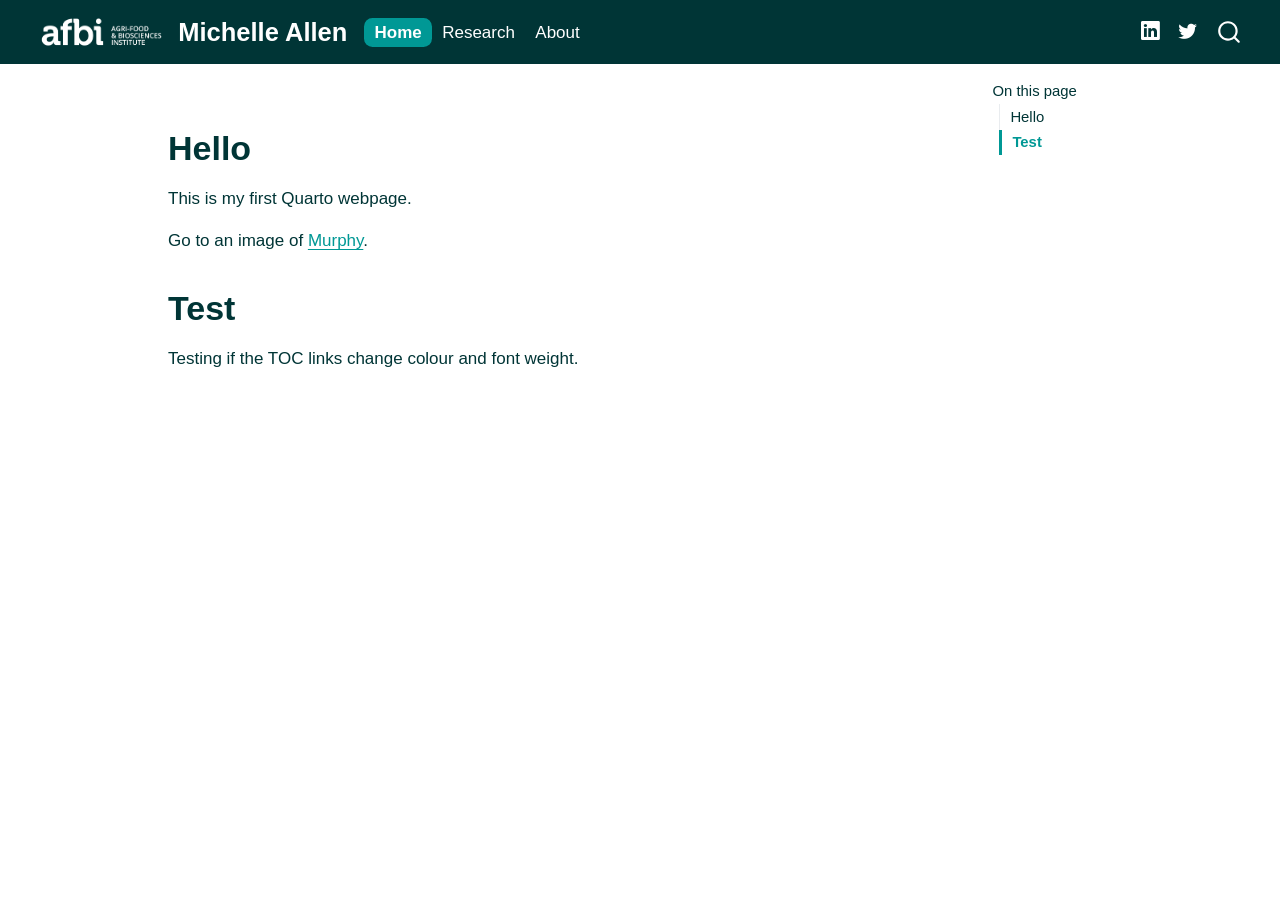
<file: docs/index.html>
<!DOCTYPE html>
<html xmlns="http://www.w3.org/1999/xhtml" lang="en" xml:lang="en"><head>

<meta charset="utf-8">
<meta name="generator" content="quarto-1.10.18">

<meta name="viewport" content="width=device-width, initial-scale=1.0, user-scalable=yes">


<title>Michelle Allen</title>
<style>
/* Default styles provided by pandoc.
** See https://pandoc.org/MANUAL.html#variables-for-html for config info.
*/
span.smallcaps{font-variant: small-caps;}
div.columns{display: flex; gap: 1.5em;}
div.column{flex: auto;}
@media screen {
div.columns{gap: min(4vw, 1.5em);}
div.column{overflow-x: auto;}
}
div.hanging-indent{margin-left: 1.5em; text-indent: -1.5em;}
ul.task-list{list-style: none;}
ul.task-list li input[type="checkbox"] {
  width: 0.8em;
  margin: 0 0.8em 0.2em -1em; /* quarto-specific, see https://github.com/quarto-dev/quarto-cli/issues/4556 */ 
  vertical-align: middle;
}
</style>


<script src="site_libs/quarto-nav/quarto-nav.js"></script>
<script src="site_libs/quarto-nav/headroom.min.js"></script>
<script src="site_libs/clipboard/clipboard.min.js"></script>
<script src="site_libs/quarto-search/autocomplete.umd.js"></script>
<script src="site_libs/quarto-search/fuse.min.js"></script>
<script src="site_libs/quarto-search/quarto-search.js"></script>
<meta name="quarto:offset" content="./">
<script src="site_libs/quarto-html/quarto.js" type="module"></script>
<script src="site_libs/quarto-html/tabsets/tabsets.js" type="module"></script>
<script src="site_libs/quarto-html/popper.min.js"></script>
<script src="site_libs/quarto-html/tippy.umd.min.js"></script>
<script src="site_libs/quarto-html/anchor.min.js"></script>
<link href="site_libs/quarto-html/tippy.css" rel="stylesheet">
<link href="site_libs/quarto-html/quarto-syntax-highlighting-64a204ab8560d761af7679ceaba22944.css" rel="stylesheet" id="quarto-text-highlighting-styles">
<script src="site_libs/bootstrap/bootstrap.min.js"></script>
<link href="site_libs/bootstrap/bootstrap-icons.css" rel="stylesheet">
<link href="site_libs/bootstrap/bootstrap-172ba59bd5e0b52282274ba0c0cc16fc.min.css" rel="stylesheet" append-hash="true" id="quarto-bootstrap" data-mode="light">
<script id="quarto-search-options" type="application/json">{
  "location": "navbar",
  "copy-button": false,
  "collapse-after": 3,
  "panel-placement": "end",
  "type": "overlay",
  "limit": 50,
  "keyboard-shortcut": [
    "f",
    "/",
    "s"
  ],
  "show-item-context": false,
  "language": {
    "search-no-results-text": "No results",
    "search-matching-documents-text": "matching documents",
    "search-copy-link-title": "Copy link to search",
    "search-hide-matches-text": "Hide additional matches",
    "search-more-match-text": "more match in this document",
    "search-more-matches-text": "more matches in this document",
    "search-clear-button-title": "Clear",
    "search-text-placeholder": "",
    "search-detached-cancel-button-title": "Cancel",
    "search-submit-button-title": "Submit",
    "search-label": "Search"
  }
}</script>
<script>
document.addEventListener("DOMContentLoaded", function () {
  const logoLink = document.querySelector(".navbar-brand-logo");
  if (logoLink) {
    logoLink.setAttribute("target", "_blank");
    logoLink.setAttribute("rel", "noopener noreferrer");
  }
});
</script>


<link rel="stylesheet" href="afbi.css">
</head>

<body class="nav-fixed quarto-light">

<div id="quarto-search-results"></div>
  <header id="quarto-header" class="headroom fixed-top">
    <nav class="navbar navbar-expand-lg " data-bs-theme="dark">
      <div class="navbar-container container-fluid">
      <div class="navbar-brand-container mx-auto">
    <a href="https://www.afbini.gov.uk" class="navbar-brand navbar-brand-logo">
    <img src="./images/afbi-white.png" alt="" class="navbar-logo light-content">
    <img src="./images/afbi-white.png" alt="" class="navbar-logo dark-content">
    </a>
    <a class="navbar-brand" href="https://www.afbini.gov.uk">
    <span class="navbar-title">Michelle Allen</span>
    </a>
  </div>
            <div id="quarto-search" class="" title="Search"></div>
          <button class="navbar-toggler" type="button" data-bs-toggle="collapse" data-bs-target="#navbarCollapse" aria-controls="navbarCollapse" role="menu" aria-expanded="false" aria-label="Toggle navigation" onclick="if (window.quartoToggleHeadroom) { window.quartoToggleHeadroom(); }">
  <span class="navbar-toggler-icon"></span>
</button>
          <div class="collapse navbar-collapse" id="navbarCollapse">
            <ul class="navbar-nav navbar-nav-scroll me-auto">
  <li class="nav-item">
    <a class="nav-link active" href="./index.html" aria-current="page"> 
<span class="menu-text">Home</span></a>
  </li>  
  <li class="nav-item">
    <a class="nav-link" href="./research.html"> 
<span class="menu-text">Research</span></a>
  </li>  
  <li class="nav-item">
    <a class="nav-link" href="./about.html"> 
<span class="menu-text">About</span></a>
  </li>  
</ul>
            <ul class="navbar-nav navbar-nav-scroll ms-auto">
  <li class="nav-item compact">
    <a class="nav-link" href="https://www.linkedin.com"> <i class="bi bi-linkedin" role="img">
</i> 
<span class="menu-text"></span></a>
  </li>  
  <li class="nav-item compact">
    <a class="nav-link" href="https://twitter.com"> <i class="bi bi-twitter" role="img">
</i> 
<span class="menu-text"></span></a>
  </li>  
</ul>
          </div> <!-- /navcollapse -->
            <div class="quarto-navbar-tools">
</div>
      </div> <!-- /container-fluid -->
    </nav>
</header>
<!-- content -->
<div id="quarto-content" class="quarto-container page-columns page-rows-contents page-layout-article page-navbar">
<!-- sidebar -->
<!-- margin-sidebar -->
    <div id="quarto-margin-sidebar" class="sidebar margin-sidebar">
        <nav id="TOC" role="doc-toc" class="toc-active">
    <h2 id="toc-title">On this page</h2>
   
  <ul>
  <li><a href="#hello" id="toc-hello" class="nav-link active" data-scroll-target="#hello">Hello</a></li>
  <li><a href="#test" id="toc-test" class="nav-link" data-scroll-target="#test">Test</a></li>
  </ul>
</nav>
    </div>
<!-- main -->
<main class="content" id="quarto-document-content"><header id="title-block-header" class="quarto-title-block"></header>




<section id="hello" class="level1">
<h1>Hello</h1>
<p>This is my first Quarto webpage.</p>
<p>Go to an image of <a href="./research.html#image-labradoodle">Murphy</a>.</p>
</section>
<section id="test" class="level1">
<h1>Test</h1>
<p>Testing if the TOC links change colour and font weight.</p>


</section>

</main> <!-- /main -->
<script id="quarto-html-after-body" type="application/javascript">
  window.document.addEventListener("DOMContentLoaded", function (event) {
    const icon = "";
    const anchorJS = new window.AnchorJS();
    anchorJS.options = {
      placement: 'right',
      icon: icon
    };
    anchorJS.add('.anchored');
    const isCodeAnnotation = (el) => {
      for (const clz of el.classList) {
        if (clz.startsWith('code-annotation-')) {                     
          return true;
        }
      }
      return false;
    }
    const onCopySuccess = function(e) {
      // button target
      const button = e.trigger;
      // don't keep focus
      button.blur();
      // flash "checked"
      button.classList.add('code-copy-button-checked');
      var currentTitle = button.getAttribute("title");
      button.setAttribute("title", "Copied!");
      let tooltip;
      if (window.bootstrap) {
        button.setAttribute("data-bs-toggle", "tooltip");
        button.setAttribute("data-bs-placement", "left");
        button.setAttribute("data-bs-title", "Copied!");
        tooltip = new bootstrap.Tooltip(button, 
          { trigger: "manual", 
            customClass: "code-copy-button-tooltip",
            offset: [0, -8]});
        tooltip.show();    
      }
      setTimeout(function() {
        if (tooltip) {
          tooltip.hide();
          button.removeAttribute("data-bs-title");
          button.removeAttribute("data-bs-toggle");
          button.removeAttribute("data-bs-placement");
        }
        button.setAttribute("title", currentTitle);
        button.classList.remove('code-copy-button-checked');
      }, 1000);
      // clear code selection
      e.clearSelection();
    }
    const getTextToCopy = function(trigger) {
      const outerScaffold = trigger.parentElement.cloneNode(true);
      const codeEl = outerScaffold.querySelector('code');
      for (const childEl of codeEl.children) {
        if (isCodeAnnotation(childEl)) {
          childEl.remove();
        }
      }
      return codeEl.innerText;
    }
    const clipboard = new window.ClipboardJS('.code-copy-button:not([data-in-quarto-modal])', {
      text: getTextToCopy
    });
    clipboard.on('success', onCopySuccess);
    if (window.document.getElementById('quarto-embedded-source-code-modal')) {
      const clipboardModal = new window.ClipboardJS('.code-copy-button[data-in-quarto-modal]', {
        text: getTextToCopy,
        container: window.document.getElementById('quarto-embedded-source-code-modal')
      });
      clipboardModal.on('success', onCopySuccess);
    }
      var localhostRegex = new RegExp(/^(?:http|https):\/\/localhost\:?[0-9]*\//);
      var mailtoRegex = new RegExp(/^mailto:/);
        var filterRegex = new RegExp('/' + window.location.host + '/');
      var isInternal = (href) => {
          return filterRegex.test(href) || localhostRegex.test(href) || mailtoRegex.test(href);
      }
      // Inspect non-navigation links and adorn them if external
     var links = window.document.querySelectorAll('a[href]:not(.nav-link):not(.navbar-brand):not(.toc-action):not(.sidebar-link):not(.sidebar-item-toggle):not(.pagination-link):not(.no-external):not([aria-hidden]):not(.dropdown-item):not(.quarto-navigation-tool):not(.about-link)');
      for (var i=0; i<links.length; i++) {
        const link = links[i];
        if (!isInternal(link.href)) {
          // undo the damage that might have been done by quarto-nav.js in the case of
          // links that we want to consider external
          if (link.dataset.originalHref !== undefined) {
            link.href = link.dataset.originalHref;
          }
        }
      }
    function tippyHover(el, contentFn, onTriggerFn, onUntriggerFn) {
      const config = {
        allowHTML: true,
        maxWidth: 500,
        delay: 100,
        arrow: false,
        appendTo: function(el) {
            return el.parentElement;
        },
        interactive: true,
        interactiveBorder: 10,
        theme: 'quarto',
        placement: 'bottom-start',
      };
      if (contentFn) {
        config.content = contentFn;
      }
      if (onTriggerFn) {
        config.onTrigger = onTriggerFn;
      }
      if (onUntriggerFn) {
        config.onUntrigger = onUntriggerFn;
      }
      window.tippy(el, config); 
    }
    const noterefs = window.document.querySelectorAll('a[role="doc-noteref"]');
    for (var i=0; i<noterefs.length; i++) {
      const ref = noterefs[i];
      tippyHover(ref, function() {
        // use id or data attribute instead here
        let href = ref.getAttribute('data-footnote-href') || ref.getAttribute('href');
        try { href = new URL(href).hash; } catch {}
        const id = href.replace(/^#\/?/, "");
        const note = window.document.getElementById(id);
        if (note) {
          return note.innerHTML;
        } else {
          return "";
        }
      });
    }
    const xrefs = window.document.querySelectorAll('a.quarto-xref');
    const processXRef = (id, note) => {
      // Strip column container classes
      const stripColumnClz = (el) => {
        el.classList.remove("page-full", "page-columns");
        if (el.children) {
          for (const child of el.children) {
            stripColumnClz(child);
          }
        }
      }
      stripColumnClz(note)
      if (id === null || id.startsWith('sec-')) {
        // Special case sections, only their first couple elements
        const container = document.createElement("div");
        if (note.children && note.children.length > 2) {
          container.appendChild(note.children[0].cloneNode(true));
          for (let i = 1; i < note.children.length; i++) {
            const child = note.children[i];
            if (child.tagName === "P" && child.innerText === "") {
              continue;
            } else {
              container.appendChild(child.cloneNode(true));
              break;
            }
          }
          if (window.Quarto?.typesetMath) {
            window.Quarto.typesetMath(container);
          }
          return container.innerHTML
        } else {
          if (window.Quarto?.typesetMath) {
            window.Quarto.typesetMath(note);
          }
          return note.innerHTML;
        }
      } else {
        // Remove any anchor links if they are present
        const anchorLink = note.querySelector('a.anchorjs-link');
        if (anchorLink) {
          anchorLink.remove();
        }
        if (window.Quarto?.typesetMath) {
          window.Quarto.typesetMath(note);
        }
        if (note.classList.contains("callout")) {
          return note.outerHTML;
        } else {
          return note.innerHTML;
        }
      }
    }
    for (var i=0; i<xrefs.length; i++) {
      const xref = xrefs[i];
      tippyHover(xref, undefined, function(instance) {
        instance.disable();
        let url = xref.getAttribute('href');
        let hash = undefined; 
        if (url.startsWith('#')) {
          hash = url;
        } else {
          try { hash = new URL(url).hash; } catch {}
        }
        if (hash) {
          const id = hash.replace(/^#\/?/, "");
          const note = window.document.getElementById(id);
          if (note !== null) {
            try {
              const html = processXRef(id, note.cloneNode(true));
              instance.setContent(html);
            } finally {
              instance.enable();
              instance.show();
            }
          } else {
            // See if we can fetch this
            fetch(url.split('#')[0])
            .then(res => res.text())
            .then(html => {
              const parser = new DOMParser();
              const htmlDoc = parser.parseFromString(html, "text/html");
              const note = htmlDoc.getElementById(id);
              if (note !== null) {
                const html = processXRef(id, note);
                instance.setContent(html);
              } 
            }).finally(() => {
              instance.enable();
              instance.show();
            });
          }
        } else {
          // See if we can fetch a full url (with no hash to target)
          // This is a special case and we should probably do some content thinning / targeting
          fetch(url)
          .then(res => res.text())
          .then(html => {
            const parser = new DOMParser();
            const htmlDoc = parser.parseFromString(html, "text/html");
            const note = htmlDoc.querySelector('main.content');
            if (note !== null) {
              // This should only happen for chapter cross references
              // (since there is no id in the URL)
              // remove the first header
              if (note.children.length > 0 && note.children[0].tagName === "HEADER") {
                note.children[0].remove();
              }
              const html = processXRef(null, note);
              instance.setContent(html);
            } 
          }).finally(() => {
            instance.enable();
            instance.show();
          });
        }
      }, function(instance) {
      });
    }
        let selectedAnnoteEl;
        const selectorForAnnotation = ( cell, annotation) => {
          let cellAttr = 'data-code-cell="' + cell + '"';
          let lineAttr = 'data-code-annotation="' +  annotation + '"';
          const selector = 'span[' + cellAttr + '][' + lineAttr + ']';
          return selector;
        }
        const selectCodeLines = (annoteEl) => {
          const doc = window.document;
          const targetCell = annoteEl.getAttribute("data-target-cell");
          const targetAnnotation = annoteEl.getAttribute("data-target-annotation");
          const annoteSpan = window.document.querySelector(selectorForAnnotation(targetCell, targetAnnotation));
          const lines = annoteSpan.getAttribute("data-code-lines").split(",");
          const lineIds = lines.map((line) => {
            return targetCell + "-" + line;
          })
          let top = null;
          let height = null;
          let parent = null;
          if (lineIds.length > 0) {
              //compute the position of the single el (top and bottom and make a div)
              const el = window.document.getElementById(lineIds[0]);
              top = el.offsetTop;
              height = el.offsetHeight;
              parent = el.parentElement.parentElement;
            if (lineIds.length > 1) {
              const lastEl = window.document.getElementById(lineIds[lineIds.length - 1]);
              const bottom = lastEl.offsetTop + lastEl.offsetHeight;
              height = bottom - top;
            }
            if (top !== null && height !== null && parent !== null) {
              // cook up a div (if necessary) and position it 
              let div = window.document.getElementById("code-annotation-line-highlight");
              if (div === null) {
                div = window.document.createElement("div");
                div.setAttribute("id", "code-annotation-line-highlight");
                div.style.position = 'absolute';
                parent.appendChild(div);
              }
              div.style.top = top - 2 + "px";
              div.style.height = height + 4 + "px";
              div.style.left = 0;
              let gutterDiv = window.document.getElementById("code-annotation-line-highlight-gutter");
              if (gutterDiv === null) {
                gutterDiv = window.document.createElement("div");
                gutterDiv.setAttribute("id", "code-annotation-line-highlight-gutter");
                gutterDiv.style.position = 'absolute';
                const codeCell = window.document.getElementById(targetCell);
                const gutter = codeCell.querySelector('.code-annotation-gutter');
                gutter.appendChild(gutterDiv);
              }
              gutterDiv.style.top = top - 2 + "px";
              gutterDiv.style.height = height + 4 + "px";
            }
            selectedAnnoteEl = annoteEl;
          }
        };
        const unselectCodeLines = () => {
          const elementsIds = ["code-annotation-line-highlight", "code-annotation-line-highlight-gutter"];
          elementsIds.forEach((elId) => {
            const div = window.document.getElementById(elId);
            if (div) {
              div.remove();
            }
          });
          selectedAnnoteEl = undefined;
        };
          // Handle positioning of the toggle
      window.addEventListener(
        "resize",
        throttle(() => {
          elRect = undefined;
          if (selectedAnnoteEl) {
            selectCodeLines(selectedAnnoteEl);
          }
        }, 10)
      );
      function throttle(fn, ms) {
      let throttle = false;
      let timer;
        return (...args) => {
          if(!throttle) { // first call gets through
              fn.apply(this, args);
              throttle = true;
          } else { // all the others get throttled
              if(timer) clearTimeout(timer); // cancel #2
              timer = setTimeout(() => {
                fn.apply(this, args);
                timer = throttle = false;
              }, ms);
          }
        };
      }
        // Attach click handler to the DT
        const annoteDls = window.document.querySelectorAll('dt[data-target-cell]');
        for (const annoteDlNode of annoteDls) {
          annoteDlNode.addEventListener('click', (event) => {
            const clickedEl = event.target;
            if (clickedEl !== selectedAnnoteEl) {
              unselectCodeLines();
              const activeEl = window.document.querySelector('dt[data-target-cell].code-annotation-active');
              if (activeEl) {
                activeEl.classList.remove('code-annotation-active');
              }
              selectCodeLines(clickedEl);
              clickedEl.classList.add('code-annotation-active');
            } else {
              // Unselect the line
              unselectCodeLines();
              clickedEl.classList.remove('code-annotation-active');
            }
          });
        }
    const findCites = (el) => {
      const parentEl = el.parentElement;
      if (parentEl) {
        const cites = parentEl.dataset.cites;
        if (cites) {
          return {
            el,
            cites: cites.split(' ')
          };
        } else {
          return findCites(el.parentElement)
        }
      } else {
        return undefined;
      }
    };
    var bibliorefs = window.document.querySelectorAll('a[role="doc-biblioref"]');
    for (var i=0; i<bibliorefs.length; i++) {
      const ref = bibliorefs[i];
      const citeInfo = findCites(ref);
      if (citeInfo) {
        tippyHover(citeInfo.el, function() {
          var popup = window.document.createElement('div');
          citeInfo.cites.forEach(function(cite) {
            var citeDiv = window.document.createElement('div');
            citeDiv.classList.add('hanging-indent');
            citeDiv.classList.add('csl-entry');
            var biblioDiv = window.document.getElementById('ref-' + cite);
            if (biblioDiv) {
              citeDiv.innerHTML = biblioDiv.innerHTML;
            }
            popup.appendChild(citeDiv);
          });
          return popup.innerHTML;
        });
      }
    }
  });
  </script>
</div> <!-- /content -->




</body></html>
</file>
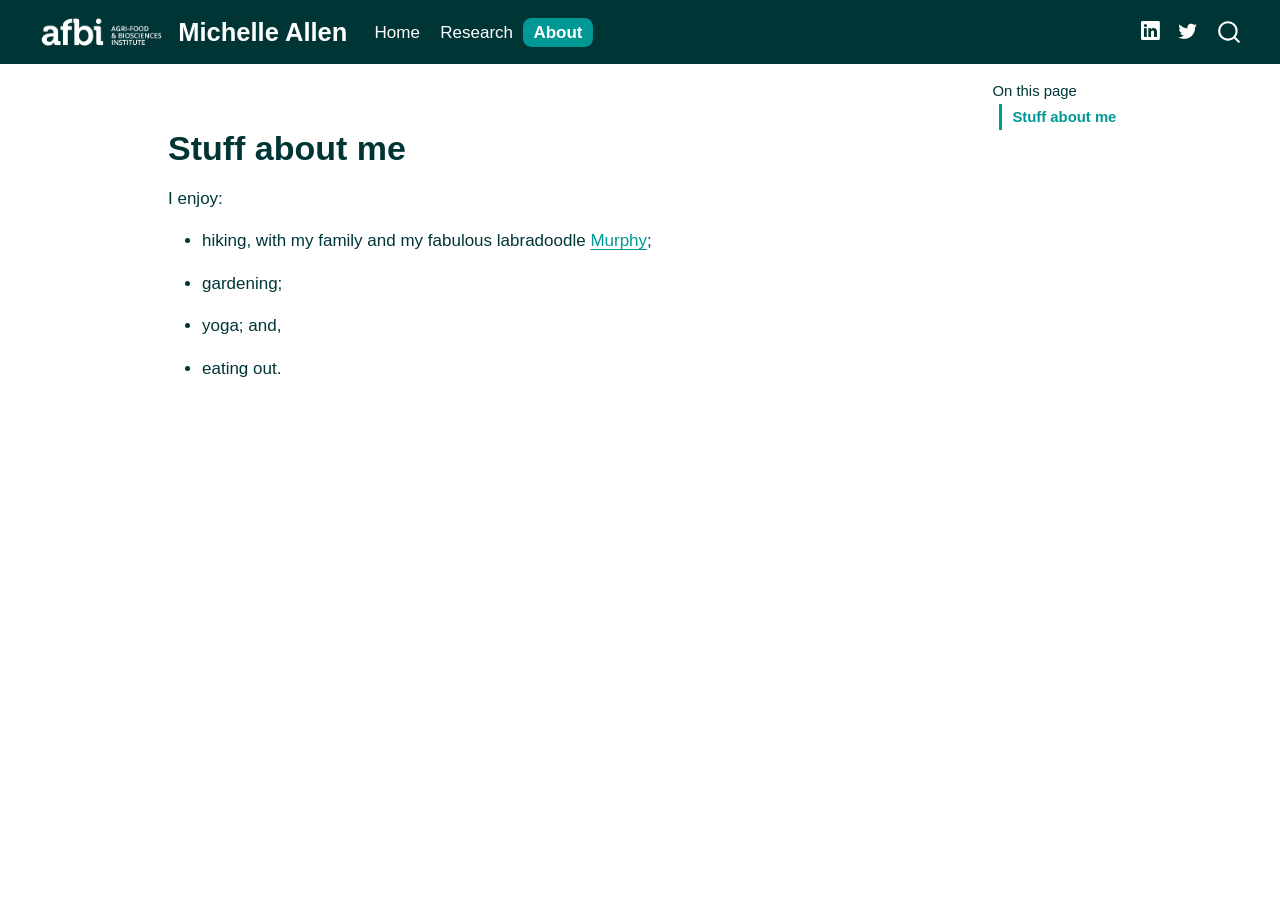
<file: docs/about.html>
<!DOCTYPE html>
<html xmlns="http://www.w3.org/1999/xhtml" lang="en" xml:lang="en"><head>

<meta charset="utf-8">
<meta name="generator" content="quarto-1.10.18">

<meta name="viewport" content="width=device-width, initial-scale=1.0, user-scalable=yes">


<title>about – Michelle Allen</title>
<style>
/* Default styles provided by pandoc.
** See https://pandoc.org/MANUAL.html#variables-for-html for config info.
*/
span.smallcaps{font-variant: small-caps;}
div.columns{display: flex; gap: 1.5em;}
div.column{flex: auto;}
@media screen {
div.columns{gap: min(4vw, 1.5em);}
div.column{overflow-x: auto;}
}
div.hanging-indent{margin-left: 1.5em; text-indent: -1.5em;}
ul.task-list{list-style: none;}
ul.task-list li input[type="checkbox"] {
  width: 0.8em;
  margin: 0 0.8em 0.2em -1em; /* quarto-specific, see https://github.com/quarto-dev/quarto-cli/issues/4556 */ 
  vertical-align: middle;
}
</style>


<script src="site_libs/quarto-nav/quarto-nav.js"></script>
<script src="site_libs/quarto-nav/headroom.min.js"></script>
<script src="site_libs/clipboard/clipboard.min.js"></script>
<script src="site_libs/quarto-search/autocomplete.umd.js"></script>
<script src="site_libs/quarto-search/fuse.min.js"></script>
<script src="site_libs/quarto-search/quarto-search.js"></script>
<meta name="quarto:offset" content="./">
<script src="site_libs/quarto-html/quarto.js" type="module"></script>
<script src="site_libs/quarto-html/tabsets/tabsets.js" type="module"></script>
<script src="site_libs/quarto-html/popper.min.js"></script>
<script src="site_libs/quarto-html/tippy.umd.min.js"></script>
<script src="site_libs/quarto-html/anchor.min.js"></script>
<link href="site_libs/quarto-html/tippy.css" rel="stylesheet">
<link href="site_libs/quarto-html/quarto-syntax-highlighting-64a204ab8560d761af7679ceaba22944.css" rel="stylesheet" id="quarto-text-highlighting-styles">
<script src="site_libs/bootstrap/bootstrap.min.js"></script>
<link href="site_libs/bootstrap/bootstrap-icons.css" rel="stylesheet">
<link href="site_libs/bootstrap/bootstrap-172ba59bd5e0b52282274ba0c0cc16fc.min.css" rel="stylesheet" append-hash="true" id="quarto-bootstrap" data-mode="light">
<script id="quarto-search-options" type="application/json">{
  "location": "navbar",
  "copy-button": false,
  "collapse-after": 3,
  "panel-placement": "end",
  "type": "overlay",
  "limit": 50,
  "keyboard-shortcut": [
    "f",
    "/",
    "s"
  ],
  "show-item-context": false,
  "language": {
    "search-no-results-text": "No results",
    "search-matching-documents-text": "matching documents",
    "search-copy-link-title": "Copy link to search",
    "search-hide-matches-text": "Hide additional matches",
    "search-more-match-text": "more match in this document",
    "search-more-matches-text": "more matches in this document",
    "search-clear-button-title": "Clear",
    "search-text-placeholder": "",
    "search-detached-cancel-button-title": "Cancel",
    "search-submit-button-title": "Submit",
    "search-label": "Search"
  }
}</script>
<script>
document.addEventListener("DOMContentLoaded", function () {
  const logoLink = document.querySelector(".navbar-brand-logo");
  if (logoLink) {
    logoLink.setAttribute("target", "_blank");
    logoLink.setAttribute("rel", "noopener noreferrer");
  }
});
</script>


<link rel="stylesheet" href="afbi.css">
</head>

<body class="nav-fixed quarto-light">

<div id="quarto-search-results"></div>
  <header id="quarto-header" class="headroom fixed-top">
    <nav class="navbar navbar-expand-lg " data-bs-theme="dark">
      <div class="navbar-container container-fluid">
      <div class="navbar-brand-container mx-auto">
    <a href="https://www.afbini.gov.uk" class="navbar-brand navbar-brand-logo">
    <img src="./images/afbi-white.png" alt="" class="navbar-logo light-content">
    <img src="./images/afbi-white.png" alt="" class="navbar-logo dark-content">
    </a>
    <a class="navbar-brand" href="https://www.afbini.gov.uk">
    <span class="navbar-title">Michelle Allen</span>
    </a>
  </div>
            <div id="quarto-search" class="" title="Search"></div>
          <button class="navbar-toggler" type="button" data-bs-toggle="collapse" data-bs-target="#navbarCollapse" aria-controls="navbarCollapse" role="menu" aria-expanded="false" aria-label="Toggle navigation" onclick="if (window.quartoToggleHeadroom) { window.quartoToggleHeadroom(); }">
  <span class="navbar-toggler-icon"></span>
</button>
          <div class="collapse navbar-collapse" id="navbarCollapse">
            <ul class="navbar-nav navbar-nav-scroll me-auto">
  <li class="nav-item">
    <a class="nav-link" href="./index.html"> 
<span class="menu-text">Home</span></a>
  </li>  
  <li class="nav-item">
    <a class="nav-link" href="./research.html"> 
<span class="menu-text">Research</span></a>
  </li>  
  <li class="nav-item">
    <a class="nav-link active" href="./about.html" aria-current="page"> 
<span class="menu-text">About</span></a>
  </li>  
</ul>
            <ul class="navbar-nav navbar-nav-scroll ms-auto">
  <li class="nav-item compact">
    <a class="nav-link" href="https://www.linkedin.com"> <i class="bi bi-linkedin" role="img">
</i> 
<span class="menu-text"></span></a>
  </li>  
  <li class="nav-item compact">
    <a class="nav-link" href="https://twitter.com"> <i class="bi bi-twitter" role="img">
</i> 
<span class="menu-text"></span></a>
  </li>  
</ul>
          </div> <!-- /navcollapse -->
            <div class="quarto-navbar-tools">
</div>
      </div> <!-- /container-fluid -->
    </nav>
</header>
<!-- content -->
<div id="quarto-content" class="quarto-container page-columns page-rows-contents page-layout-article page-navbar">
<!-- sidebar -->
<!-- margin-sidebar -->
    <div id="quarto-margin-sidebar" class="sidebar margin-sidebar">
        <nav id="TOC" role="doc-toc" class="toc-active">
    <h2 id="toc-title">On this page</h2>
   
  <ul>
  <li><a href="#stuff-about-me" id="toc-stuff-about-me" class="nav-link active" data-scroll-target="#stuff-about-me">Stuff about me</a></li>
  </ul>
</nav>
    </div>
<!-- main -->
<main class="content" id="quarto-document-content"><header id="title-block-header" class="quarto-title-block"></header>




<section id="stuff-about-me" class="level1">
<h1>Stuff about me</h1>
<p>I enjoy:</p>
<ul>
<li><p>hiking, with my family and my fabulous labradoodle <a href="./research.html#image-labradoodle">Murphy</a>;</p></li>
<li><p>gardening;</p></li>
<li><p>yoga; and,</p></li>
<li><p>eating out.</p></li>
</ul>


</section>

</main> <!-- /main -->
<script id="quarto-html-after-body" type="application/javascript">
  window.document.addEventListener("DOMContentLoaded", function (event) {
    const icon = "";
    const anchorJS = new window.AnchorJS();
    anchorJS.options = {
      placement: 'right',
      icon: icon
    };
    anchorJS.add('.anchored');
    const isCodeAnnotation = (el) => {
      for (const clz of el.classList) {
        if (clz.startsWith('code-annotation-')) {                     
          return true;
        }
      }
      return false;
    }
    const onCopySuccess = function(e) {
      // button target
      const button = e.trigger;
      // don't keep focus
      button.blur();
      // flash "checked"
      button.classList.add('code-copy-button-checked');
      var currentTitle = button.getAttribute("title");
      button.setAttribute("title", "Copied!");
      let tooltip;
      if (window.bootstrap) {
        button.setAttribute("data-bs-toggle", "tooltip");
        button.setAttribute("data-bs-placement", "left");
        button.setAttribute("data-bs-title", "Copied!");
        tooltip = new bootstrap.Tooltip(button, 
          { trigger: "manual", 
            customClass: "code-copy-button-tooltip",
            offset: [0, -8]});
        tooltip.show();    
      }
      setTimeout(function() {
        if (tooltip) {
          tooltip.hide();
          button.removeAttribute("data-bs-title");
          button.removeAttribute("data-bs-toggle");
          button.removeAttribute("data-bs-placement");
        }
        button.setAttribute("title", currentTitle);
        button.classList.remove('code-copy-button-checked');
      }, 1000);
      // clear code selection
      e.clearSelection();
    }
    const getTextToCopy = function(trigger) {
      const outerScaffold = trigger.parentElement.cloneNode(true);
      const codeEl = outerScaffold.querySelector('code');
      for (const childEl of codeEl.children) {
        if (isCodeAnnotation(childEl)) {
          childEl.remove();
        }
      }
      return codeEl.innerText;
    }
    const clipboard = new window.ClipboardJS('.code-copy-button:not([data-in-quarto-modal])', {
      text: getTextToCopy
    });
    clipboard.on('success', onCopySuccess);
    if (window.document.getElementById('quarto-embedded-source-code-modal')) {
      const clipboardModal = new window.ClipboardJS('.code-copy-button[data-in-quarto-modal]', {
        text: getTextToCopy,
        container: window.document.getElementById('quarto-embedded-source-code-modal')
      });
      clipboardModal.on('success', onCopySuccess);
    }
      var localhostRegex = new RegExp(/^(?:http|https):\/\/localhost\:?[0-9]*\//);
      var mailtoRegex = new RegExp(/^mailto:/);
        var filterRegex = new RegExp('/' + window.location.host + '/');
      var isInternal = (href) => {
          return filterRegex.test(href) || localhostRegex.test(href) || mailtoRegex.test(href);
      }
      // Inspect non-navigation links and adorn them if external
     var links = window.document.querySelectorAll('a[href]:not(.nav-link):not(.navbar-brand):not(.toc-action):not(.sidebar-link):not(.sidebar-item-toggle):not(.pagination-link):not(.no-external):not([aria-hidden]):not(.dropdown-item):not(.quarto-navigation-tool):not(.about-link)');
      for (var i=0; i<links.length; i++) {
        const link = links[i];
        if (!isInternal(link.href)) {
          // undo the damage that might have been done by quarto-nav.js in the case of
          // links that we want to consider external
          if (link.dataset.originalHref !== undefined) {
            link.href = link.dataset.originalHref;
          }
        }
      }
    function tippyHover(el, contentFn, onTriggerFn, onUntriggerFn) {
      const config = {
        allowHTML: true,
        maxWidth: 500,
        delay: 100,
        arrow: false,
        appendTo: function(el) {
            return el.parentElement;
        },
        interactive: true,
        interactiveBorder: 10,
        theme: 'quarto',
        placement: 'bottom-start',
      };
      if (contentFn) {
        config.content = contentFn;
      }
      if (onTriggerFn) {
        config.onTrigger = onTriggerFn;
      }
      if (onUntriggerFn) {
        config.onUntrigger = onUntriggerFn;
      }
      window.tippy(el, config); 
    }
    const noterefs = window.document.querySelectorAll('a[role="doc-noteref"]');
    for (var i=0; i<noterefs.length; i++) {
      const ref = noterefs[i];
      tippyHover(ref, function() {
        // use id or data attribute instead here
        let href = ref.getAttribute('data-footnote-href') || ref.getAttribute('href');
        try { href = new URL(href).hash; } catch {}
        const id = href.replace(/^#\/?/, "");
        const note = window.document.getElementById(id);
        if (note) {
          return note.innerHTML;
        } else {
          return "";
        }
      });
    }
    const xrefs = window.document.querySelectorAll('a.quarto-xref');
    const processXRef = (id, note) => {
      // Strip column container classes
      const stripColumnClz = (el) => {
        el.classList.remove("page-full", "page-columns");
        if (el.children) {
          for (const child of el.children) {
            stripColumnClz(child);
          }
        }
      }
      stripColumnClz(note)
      if (id === null || id.startsWith('sec-')) {
        // Special case sections, only their first couple elements
        const container = document.createElement("div");
        if (note.children && note.children.length > 2) {
          container.appendChild(note.children[0].cloneNode(true));
          for (let i = 1; i < note.children.length; i++) {
            const child = note.children[i];
            if (child.tagName === "P" && child.innerText === "") {
              continue;
            } else {
              container.appendChild(child.cloneNode(true));
              break;
            }
          }
          if (window.Quarto?.typesetMath) {
            window.Quarto.typesetMath(container);
          }
          return container.innerHTML
        } else {
          if (window.Quarto?.typesetMath) {
            window.Quarto.typesetMath(note);
          }
          return note.innerHTML;
        }
      } else {
        // Remove any anchor links if they are present
        const anchorLink = note.querySelector('a.anchorjs-link');
        if (anchorLink) {
          anchorLink.remove();
        }
        if (window.Quarto?.typesetMath) {
          window.Quarto.typesetMath(note);
        }
        if (note.classList.contains("callout")) {
          return note.outerHTML;
        } else {
          return note.innerHTML;
        }
      }
    }
    for (var i=0; i<xrefs.length; i++) {
      const xref = xrefs[i];
      tippyHover(xref, undefined, function(instance) {
        instance.disable();
        let url = xref.getAttribute('href');
        let hash = undefined; 
        if (url.startsWith('#')) {
          hash = url;
        } else {
          try { hash = new URL(url).hash; } catch {}
        }
        if (hash) {
          const id = hash.replace(/^#\/?/, "");
          const note = window.document.getElementById(id);
          if (note !== null) {
            try {
              const html = processXRef(id, note.cloneNode(true));
              instance.setContent(html);
            } finally {
              instance.enable();
              instance.show();
            }
          } else {
            // See if we can fetch this
            fetch(url.split('#')[0])
            .then(res => res.text())
            .then(html => {
              const parser = new DOMParser();
              const htmlDoc = parser.parseFromString(html, "text/html");
              const note = htmlDoc.getElementById(id);
              if (note !== null) {
                const html = processXRef(id, note);
                instance.setContent(html);
              } 
            }).finally(() => {
              instance.enable();
              instance.show();
            });
          }
        } else {
          // See if we can fetch a full url (with no hash to target)
          // This is a special case and we should probably do some content thinning / targeting
          fetch(url)
          .then(res => res.text())
          .then(html => {
            const parser = new DOMParser();
            const htmlDoc = parser.parseFromString(html, "text/html");
            const note = htmlDoc.querySelector('main.content');
            if (note !== null) {
              // This should only happen for chapter cross references
              // (since there is no id in the URL)
              // remove the first header
              if (note.children.length > 0 && note.children[0].tagName === "HEADER") {
                note.children[0].remove();
              }
              const html = processXRef(null, note);
              instance.setContent(html);
            } 
          }).finally(() => {
            instance.enable();
            instance.show();
          });
        }
      }, function(instance) {
      });
    }
        let selectedAnnoteEl;
        const selectorForAnnotation = ( cell, annotation) => {
          let cellAttr = 'data-code-cell="' + cell + '"';
          let lineAttr = 'data-code-annotation="' +  annotation + '"';
          const selector = 'span[' + cellAttr + '][' + lineAttr + ']';
          return selector;
        }
        const selectCodeLines = (annoteEl) => {
          const doc = window.document;
          const targetCell = annoteEl.getAttribute("data-target-cell");
          const targetAnnotation = annoteEl.getAttribute("data-target-annotation");
          const annoteSpan = window.document.querySelector(selectorForAnnotation(targetCell, targetAnnotation));
          const lines = annoteSpan.getAttribute("data-code-lines").split(",");
          const lineIds = lines.map((line) => {
            return targetCell + "-" + line;
          })
          let top = null;
          let height = null;
          let parent = null;
          if (lineIds.length > 0) {
              //compute the position of the single el (top and bottom and make a div)
              const el = window.document.getElementById(lineIds[0]);
              top = el.offsetTop;
              height = el.offsetHeight;
              parent = el.parentElement.parentElement;
            if (lineIds.length > 1) {
              const lastEl = window.document.getElementById(lineIds[lineIds.length - 1]);
              const bottom = lastEl.offsetTop + lastEl.offsetHeight;
              height = bottom - top;
            }
            if (top !== null && height !== null && parent !== null) {
              // cook up a div (if necessary) and position it 
              let div = window.document.getElementById("code-annotation-line-highlight");
              if (div === null) {
                div = window.document.createElement("div");
                div.setAttribute("id", "code-annotation-line-highlight");
                div.style.position = 'absolute';
                parent.appendChild(div);
              }
              div.style.top = top - 2 + "px";
              div.style.height = height + 4 + "px";
              div.style.left = 0;
              let gutterDiv = window.document.getElementById("code-annotation-line-highlight-gutter");
              if (gutterDiv === null) {
                gutterDiv = window.document.createElement("div");
                gutterDiv.setAttribute("id", "code-annotation-line-highlight-gutter");
                gutterDiv.style.position = 'absolute';
                const codeCell = window.document.getElementById(targetCell);
                const gutter = codeCell.querySelector('.code-annotation-gutter');
                gutter.appendChild(gutterDiv);
              }
              gutterDiv.style.top = top - 2 + "px";
              gutterDiv.style.height = height + 4 + "px";
            }
            selectedAnnoteEl = annoteEl;
          }
        };
        const unselectCodeLines = () => {
          const elementsIds = ["code-annotation-line-highlight", "code-annotation-line-highlight-gutter"];
          elementsIds.forEach((elId) => {
            const div = window.document.getElementById(elId);
            if (div) {
              div.remove();
            }
          });
          selectedAnnoteEl = undefined;
        };
          // Handle positioning of the toggle
      window.addEventListener(
        "resize",
        throttle(() => {
          elRect = undefined;
          if (selectedAnnoteEl) {
            selectCodeLines(selectedAnnoteEl);
          }
        }, 10)
      );
      function throttle(fn, ms) {
      let throttle = false;
      let timer;
        return (...args) => {
          if(!throttle) { // first call gets through
              fn.apply(this, args);
              throttle = true;
          } else { // all the others get throttled
              if(timer) clearTimeout(timer); // cancel #2
              timer = setTimeout(() => {
                fn.apply(this, args);
                timer = throttle = false;
              }, ms);
          }
        };
      }
        // Attach click handler to the DT
        const annoteDls = window.document.querySelectorAll('dt[data-target-cell]');
        for (const annoteDlNode of annoteDls) {
          annoteDlNode.addEventListener('click', (event) => {
            const clickedEl = event.target;
            if (clickedEl !== selectedAnnoteEl) {
              unselectCodeLines();
              const activeEl = window.document.querySelector('dt[data-target-cell].code-annotation-active');
              if (activeEl) {
                activeEl.classList.remove('code-annotation-active');
              }
              selectCodeLines(clickedEl);
              clickedEl.classList.add('code-annotation-active');
            } else {
              // Unselect the line
              unselectCodeLines();
              clickedEl.classList.remove('code-annotation-active');
            }
          });
        }
    const findCites = (el) => {
      const parentEl = el.parentElement;
      if (parentEl) {
        const cites = parentEl.dataset.cites;
        if (cites) {
          return {
            el,
            cites: cites.split(' ')
          };
        } else {
          return findCites(el.parentElement)
        }
      } else {
        return undefined;
      }
    };
    var bibliorefs = window.document.querySelectorAll('a[role="doc-biblioref"]');
    for (var i=0; i<bibliorefs.length; i++) {
      const ref = bibliorefs[i];
      const citeInfo = findCites(ref);
      if (citeInfo) {
        tippyHover(citeInfo.el, function() {
          var popup = window.document.createElement('div');
          citeInfo.cites.forEach(function(cite) {
            var citeDiv = window.document.createElement('div');
            citeDiv.classList.add('hanging-indent');
            citeDiv.classList.add('csl-entry');
            var biblioDiv = window.document.getElementById('ref-' + cite);
            if (biblioDiv) {
              citeDiv.innerHTML = biblioDiv.innerHTML;
            }
            popup.appendChild(citeDiv);
          });
          return popup.innerHTML;
        });
      }
    }
  });
  </script>
</div> <!-- /content -->




</body></html>
</file>
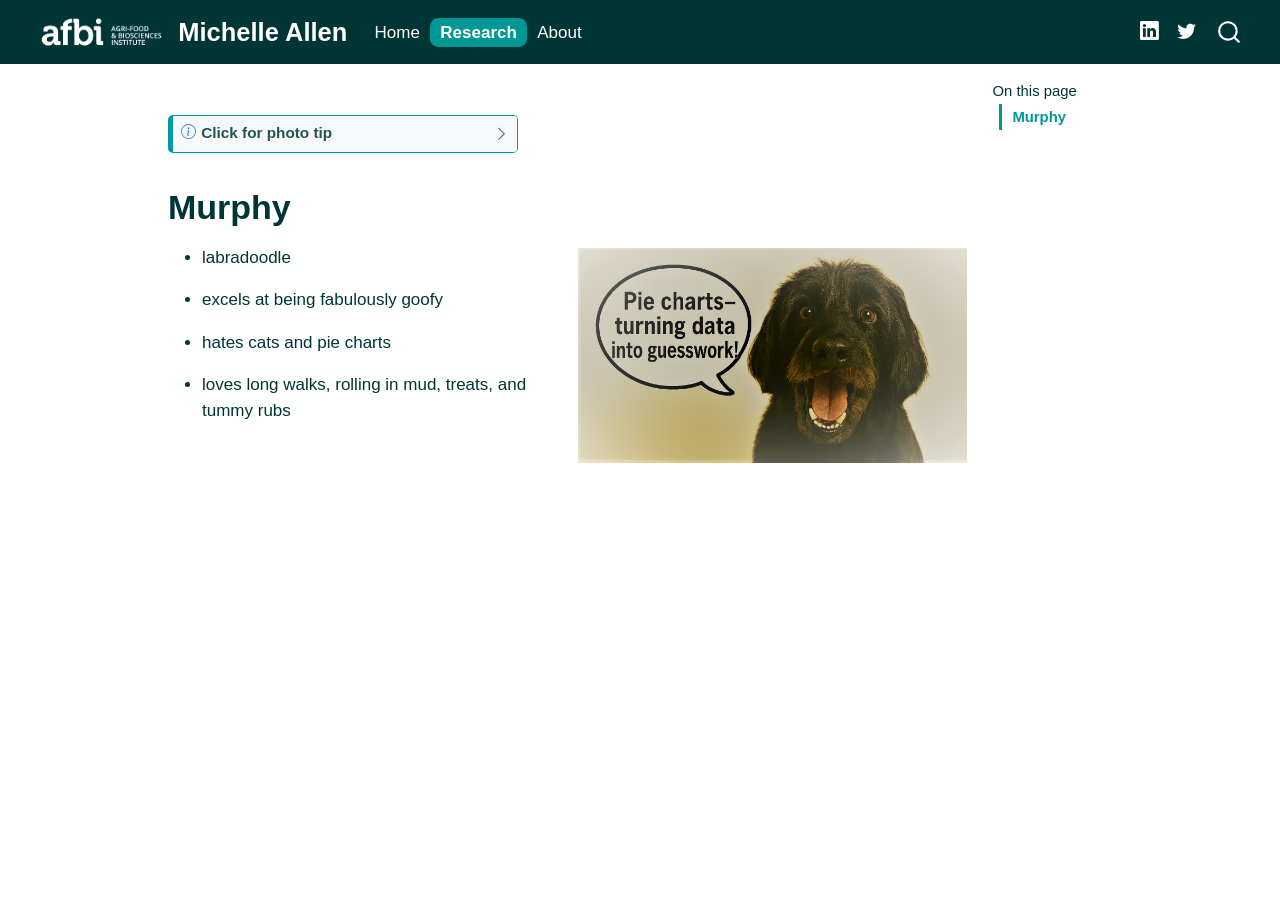
<file: docs/research.html>
<!DOCTYPE html>
<html xmlns="http://www.w3.org/1999/xhtml" lang="en" xml:lang="en"><head>

<meta charset="utf-8">
<meta name="generator" content="quarto-1.10.18">

<meta name="viewport" content="width=device-width, initial-scale=1.0, user-scalable=yes">


<title>research – Michelle Allen</title>
<style>
/* Default styles provided by pandoc.
** See https://pandoc.org/MANUAL.html#variables-for-html for config info.
*/
span.smallcaps{font-variant: small-caps;}
div.columns{display: flex; gap: 1.5em;}
div.column{flex: auto;}
@media screen {
div.columns{gap: min(4vw, 1.5em);}
div.column{overflow-x: auto;}
}
div.hanging-indent{margin-left: 1.5em; text-indent: -1.5em;}
ul.task-list{list-style: none;}
ul.task-list li input[type="checkbox"] {
  width: 0.8em;
  margin: 0 0.8em 0.2em -1em; /* quarto-specific, see https://github.com/quarto-dev/quarto-cli/issues/4556 */ 
  vertical-align: middle;
}
</style>


<script src="site_libs/quarto-nav/quarto-nav.js"></script>
<script src="site_libs/quarto-nav/headroom.min.js"></script>
<script src="site_libs/clipboard/clipboard.min.js"></script>
<script src="site_libs/quarto-search/autocomplete.umd.js"></script>
<script src="site_libs/quarto-search/fuse.min.js"></script>
<script src="site_libs/quarto-search/quarto-search.js"></script>
<meta name="quarto:offset" content="./">
<script src="site_libs/quarto-html/quarto.js" type="module"></script>
<script src="site_libs/quarto-html/tabsets/tabsets.js" type="module"></script>
<script src="site_libs/quarto-html/popper.min.js"></script>
<script src="site_libs/quarto-html/tippy.umd.min.js"></script>
<script src="site_libs/quarto-html/anchor.min.js"></script>
<link href="site_libs/quarto-html/tippy.css" rel="stylesheet">
<link href="site_libs/quarto-html/quarto-syntax-highlighting-64a204ab8560d761af7679ceaba22944.css" rel="stylesheet" id="quarto-text-highlighting-styles">
<script src="site_libs/bootstrap/bootstrap.min.js"></script>
<link href="site_libs/bootstrap/bootstrap-icons.css" rel="stylesheet">
<link href="site_libs/bootstrap/bootstrap-172ba59bd5e0b52282274ba0c0cc16fc.min.css" rel="stylesheet" append-hash="true" id="quarto-bootstrap" data-mode="light">
<script src="site_libs/quarto-contrib/glightbox/glightbox.min.js"></script>
<link href="site_libs/quarto-contrib/glightbox/glightbox.min.css" rel="stylesheet">
<link href="site_libs/quarto-contrib/glightbox/lightbox.css" rel="stylesheet">
<script id="quarto-search-options" type="application/json">{
  "location": "navbar",
  "copy-button": false,
  "collapse-after": 3,
  "panel-placement": "end",
  "type": "overlay",
  "limit": 50,
  "keyboard-shortcut": [
    "f",
    "/",
    "s"
  ],
  "show-item-context": false,
  "language": {
    "search-no-results-text": "No results",
    "search-matching-documents-text": "matching documents",
    "search-copy-link-title": "Copy link to search",
    "search-hide-matches-text": "Hide additional matches",
    "search-more-match-text": "more match in this document",
    "search-more-matches-text": "more matches in this document",
    "search-clear-button-title": "Clear",
    "search-text-placeholder": "",
    "search-detached-cancel-button-title": "Cancel",
    "search-submit-button-title": "Submit",
    "search-label": "Search"
  }
}</script>
<script>
document.addEventListener("DOMContentLoaded", function () {
  const logoLink = document.querySelector(".navbar-brand-logo");
  if (logoLink) {
    logoLink.setAttribute("target", "_blank");
    logoLink.setAttribute("rel", "noopener noreferrer");
  }
});
</script>


<link rel="stylesheet" href="afbi.css">
</head>

<body class="nav-fixed quarto-light">

<div id="quarto-search-results"></div>
  <header id="quarto-header" class="headroom fixed-top">
    <nav class="navbar navbar-expand-lg " data-bs-theme="dark">
      <div class="navbar-container container-fluid">
      <div class="navbar-brand-container mx-auto">
    <a href="https://www.afbini.gov.uk" class="navbar-brand navbar-brand-logo">
    <img src="./images/afbi-white.png" alt="" class="navbar-logo light-content">
    <img src="./images/afbi-white.png" alt="" class="navbar-logo dark-content">
    </a>
    <a class="navbar-brand" href="https://www.afbini.gov.uk">
    <span class="navbar-title">Michelle Allen</span>
    </a>
  </div>
            <div id="quarto-search" class="" title="Search"></div>
          <button class="navbar-toggler" type="button" data-bs-toggle="collapse" data-bs-target="#navbarCollapse" aria-controls="navbarCollapse" role="menu" aria-expanded="false" aria-label="Toggle navigation" onclick="if (window.quartoToggleHeadroom) { window.quartoToggleHeadroom(); }">
  <span class="navbar-toggler-icon"></span>
</button>
          <div class="collapse navbar-collapse" id="navbarCollapse">
            <ul class="navbar-nav navbar-nav-scroll me-auto">
  <li class="nav-item">
    <a class="nav-link" href="./index.html"> 
<span class="menu-text">Home</span></a>
  </li>  
  <li class="nav-item">
    <a class="nav-link active" href="./research.html" aria-current="page"> 
<span class="menu-text">Research</span></a>
  </li>  
  <li class="nav-item">
    <a class="nav-link" href="./about.html"> 
<span class="menu-text">About</span></a>
  </li>  
</ul>
            <ul class="navbar-nav navbar-nav-scroll ms-auto">
  <li class="nav-item compact">
    <a class="nav-link" href="https://www.linkedin.com"> <i class="bi bi-linkedin" role="img">
</i> 
<span class="menu-text"></span></a>
  </li>  
  <li class="nav-item compact">
    <a class="nav-link" href="https://twitter.com"> <i class="bi bi-twitter" role="img">
</i> 
<span class="menu-text"></span></a>
  </li>  
</ul>
          </div> <!-- /navcollapse -->
            <div class="quarto-navbar-tools">
</div>
      </div> <!-- /container-fluid -->
    </nav>
</header>
<!-- content -->
<div id="quarto-content" class="quarto-container page-columns page-rows-contents page-layout-article page-navbar">
<!-- sidebar -->
<!-- margin-sidebar -->
    <div id="quarto-margin-sidebar" class="sidebar margin-sidebar">
        <nav id="TOC" role="doc-toc" class="toc-active">
    <h2 id="toc-title">On this page</h2>
   
  <ul>
  <li><a href="#murphy" id="toc-murphy" class="nav-link active" data-scroll-target="#murphy">Murphy</a></li>
  </ul>
</nav>
    </div>
<!-- main -->
<main class="content" id="quarto-document-content"><header id="title-block-header" class="quarto-title-block"></header>




<div class="narrow callout callout-style-default callout-note callout-titled">
<div class="callout-header d-flex align-content-center collapsed" data-bs-toggle="collapse" data-bs-target=".callout-1-contents" aria-controls="callout-1" aria-expanded="false" aria-label="Toggle callout">
<div class="callout-icon-container">
<i class="callout-icon"></i>
</div>
<div class="callout-title-container flex-fill">
<span class="screen-reader-only">Note</span>Click for photo tip
</div>
<div class="callout-btn-toggle d-inline-block border-0 py-1 ps-1 pe-0 float-end"><i class="callout-toggle"></i></div>
</div>
<div id="callout-1" class="callout-1-contents callout-collapse collapse">
<div class="callout-body-container callout-body">
<p><em>Hover over the image and click to enlarge</em></p>
</div>
</div>
</div>
<section id="murphy" class="level1">
<h1>Murphy</h1>
<div class="quarto-layout-panel" data-layout-ncol="2">
<div class="quarto-layout-row">
<div class="quarto-layout-cell" style="flex-basis: 50.0%;justify-content: flex-start;">
<ul>
<li><p>labradoodle</p></li>
<li><p>excels at being fabulously goofy</p></li>
<li><p>hates cats and pie charts</p></li>
<li><p>loves long walks, rolling in mud, treats, and tummy rubs</p></li>
</ul>
</div>
<div class="quarto-layout-cell" style="flex-basis: 50.0%;justify-content: center;">
<p><span id="image-labradoodle"></span></p>
<div class="quarto-figure quarto-figure-left">
<figure class="figure">
<p><a href="images/labradoodle.png" class="lightbox" data-gallery="quarto-lightbox-gallery-1"><img src="images/labradoodle.png" class="img-fluid quarto-figure quarto-figure-left figure-img" alt="Photo of a black labradoodle with a speech bubble stating Pie charts - turning data into course work!" width="500"></a></p>
</figure>
</div>
</div>
</div>
</div>


</section>

</main> <!-- /main -->
<script id="quarto-html-after-body" type="application/javascript">
  window.document.addEventListener("DOMContentLoaded", function (event) {
    const icon = "";
    const anchorJS = new window.AnchorJS();
    anchorJS.options = {
      placement: 'right',
      icon: icon
    };
    anchorJS.add('.anchored');
    const isCodeAnnotation = (el) => {
      for (const clz of el.classList) {
        if (clz.startsWith('code-annotation-')) {                     
          return true;
        }
      }
      return false;
    }
    const onCopySuccess = function(e) {
      // button target
      const button = e.trigger;
      // don't keep focus
      button.blur();
      // flash "checked"
      button.classList.add('code-copy-button-checked');
      var currentTitle = button.getAttribute("title");
      button.setAttribute("title", "Copied!");
      let tooltip;
      if (window.bootstrap) {
        button.setAttribute("data-bs-toggle", "tooltip");
        button.setAttribute("data-bs-placement", "left");
        button.setAttribute("data-bs-title", "Copied!");
        tooltip = new bootstrap.Tooltip(button, 
          { trigger: "manual", 
            customClass: "code-copy-button-tooltip",
            offset: [0, -8]});
        tooltip.show();    
      }
      setTimeout(function() {
        if (tooltip) {
          tooltip.hide();
          button.removeAttribute("data-bs-title");
          button.removeAttribute("data-bs-toggle");
          button.removeAttribute("data-bs-placement");
        }
        button.setAttribute("title", currentTitle);
        button.classList.remove('code-copy-button-checked');
      }, 1000);
      // clear code selection
      e.clearSelection();
    }
    const getTextToCopy = function(trigger) {
      const outerScaffold = trigger.parentElement.cloneNode(true);
      const codeEl = outerScaffold.querySelector('code');
      for (const childEl of codeEl.children) {
        if (isCodeAnnotation(childEl)) {
          childEl.remove();
        }
      }
      return codeEl.innerText;
    }
    const clipboard = new window.ClipboardJS('.code-copy-button:not([data-in-quarto-modal])', {
      text: getTextToCopy
    });
    clipboard.on('success', onCopySuccess);
    if (window.document.getElementById('quarto-embedded-source-code-modal')) {
      const clipboardModal = new window.ClipboardJS('.code-copy-button[data-in-quarto-modal]', {
        text: getTextToCopy,
        container: window.document.getElementById('quarto-embedded-source-code-modal')
      });
      clipboardModal.on('success', onCopySuccess);
    }
      var localhostRegex = new RegExp(/^(?:http|https):\/\/localhost\:?[0-9]*\//);
      var mailtoRegex = new RegExp(/^mailto:/);
        var filterRegex = new RegExp('/' + window.location.host + '/');
      var isInternal = (href) => {
          return filterRegex.test(href) || localhostRegex.test(href) || mailtoRegex.test(href);
      }
      // Inspect non-navigation links and adorn them if external
     var links = window.document.querySelectorAll('a[href]:not(.nav-link):not(.navbar-brand):not(.toc-action):not(.sidebar-link):not(.sidebar-item-toggle):not(.pagination-link):not(.no-external):not([aria-hidden]):not(.dropdown-item):not(.quarto-navigation-tool):not(.about-link)');
      for (var i=0; i<links.length; i++) {
        const link = links[i];
        if (!isInternal(link.href)) {
          // undo the damage that might have been done by quarto-nav.js in the case of
          // links that we want to consider external
          if (link.dataset.originalHref !== undefined) {
            link.href = link.dataset.originalHref;
          }
        }
      }
    function tippyHover(el, contentFn, onTriggerFn, onUntriggerFn) {
      const config = {
        allowHTML: true,
        maxWidth: 500,
        delay: 100,
        arrow: false,
        appendTo: function(el) {
            return el.parentElement;
        },
        interactive: true,
        interactiveBorder: 10,
        theme: 'quarto',
        placement: 'bottom-start',
      };
      if (contentFn) {
        config.content = contentFn;
      }
      if (onTriggerFn) {
        config.onTrigger = onTriggerFn;
      }
      if (onUntriggerFn) {
        config.onUntrigger = onUntriggerFn;
      }
      window.tippy(el, config); 
    }
    const noterefs = window.document.querySelectorAll('a[role="doc-noteref"]');
    for (var i=0; i<noterefs.length; i++) {
      const ref = noterefs[i];
      tippyHover(ref, function() {
        // use id or data attribute instead here
        let href = ref.getAttribute('data-footnote-href') || ref.getAttribute('href');
        try { href = new URL(href).hash; } catch {}
        const id = href.replace(/^#\/?/, "");
        const note = window.document.getElementById(id);
        if (note) {
          return note.innerHTML;
        } else {
          return "";
        }
      });
    }
    const xrefs = window.document.querySelectorAll('a.quarto-xref');
    const processXRef = (id, note) => {
      // Strip column container classes
      const stripColumnClz = (el) => {
        el.classList.remove("page-full", "page-columns");
        if (el.children) {
          for (const child of el.children) {
            stripColumnClz(child);
          }
        }
      }
      stripColumnClz(note)
      if (id === null || id.startsWith('sec-')) {
        // Special case sections, only their first couple elements
        const container = document.createElement("div");
        if (note.children && note.children.length > 2) {
          container.appendChild(note.children[0].cloneNode(true));
          for (let i = 1; i < note.children.length; i++) {
            const child = note.children[i];
            if (child.tagName === "P" && child.innerText === "") {
              continue;
            } else {
              container.appendChild(child.cloneNode(true));
              break;
            }
          }
          if (window.Quarto?.typesetMath) {
            window.Quarto.typesetMath(container);
          }
          return container.innerHTML
        } else {
          if (window.Quarto?.typesetMath) {
            window.Quarto.typesetMath(note);
          }
          return note.innerHTML;
        }
      } else {
        // Remove any anchor links if they are present
        const anchorLink = note.querySelector('a.anchorjs-link');
        if (anchorLink) {
          anchorLink.remove();
        }
        if (window.Quarto?.typesetMath) {
          window.Quarto.typesetMath(note);
        }
        if (note.classList.contains("callout")) {
          return note.outerHTML;
        } else {
          return note.innerHTML;
        }
      }
    }
    for (var i=0; i<xrefs.length; i++) {
      const xref = xrefs[i];
      tippyHover(xref, undefined, function(instance) {
        instance.disable();
        let url = xref.getAttribute('href');
        let hash = undefined; 
        if (url.startsWith('#')) {
          hash = url;
        } else {
          try { hash = new URL(url).hash; } catch {}
        }
        if (hash) {
          const id = hash.replace(/^#\/?/, "");
          const note = window.document.getElementById(id);
          if (note !== null) {
            try {
              const html = processXRef(id, note.cloneNode(true));
              instance.setContent(html);
            } finally {
              instance.enable();
              instance.show();
            }
          } else {
            // See if we can fetch this
            fetch(url.split('#')[0])
            .then(res => res.text())
            .then(html => {
              const parser = new DOMParser();
              const htmlDoc = parser.parseFromString(html, "text/html");
              const note = htmlDoc.getElementById(id);
              if (note !== null) {
                const html = processXRef(id, note);
                instance.setContent(html);
              } 
            }).finally(() => {
              instance.enable();
              instance.show();
            });
          }
        } else {
          // See if we can fetch a full url (with no hash to target)
          // This is a special case and we should probably do some content thinning / targeting
          fetch(url)
          .then(res => res.text())
          .then(html => {
            const parser = new DOMParser();
            const htmlDoc = parser.parseFromString(html, "text/html");
            const note = htmlDoc.querySelector('main.content');
            if (note !== null) {
              // This should only happen for chapter cross references
              // (since there is no id in the URL)
              // remove the first header
              if (note.children.length > 0 && note.children[0].tagName === "HEADER") {
                note.children[0].remove();
              }
              const html = processXRef(null, note);
              instance.setContent(html);
            } 
          }).finally(() => {
            instance.enable();
            instance.show();
          });
        }
      }, function(instance) {
      });
    }
        let selectedAnnoteEl;
        const selectorForAnnotation = ( cell, annotation) => {
          let cellAttr = 'data-code-cell="' + cell + '"';
          let lineAttr = 'data-code-annotation="' +  annotation + '"';
          const selector = 'span[' + cellAttr + '][' + lineAttr + ']';
          return selector;
        }
        const selectCodeLines = (annoteEl) => {
          const doc = window.document;
          const targetCell = annoteEl.getAttribute("data-target-cell");
          const targetAnnotation = annoteEl.getAttribute("data-target-annotation");
          const annoteSpan = window.document.querySelector(selectorForAnnotation(targetCell, targetAnnotation));
          const lines = annoteSpan.getAttribute("data-code-lines").split(",");
          const lineIds = lines.map((line) => {
            return targetCell + "-" + line;
          })
          let top = null;
          let height = null;
          let parent = null;
          if (lineIds.length > 0) {
              //compute the position of the single el (top and bottom and make a div)
              const el = window.document.getElementById(lineIds[0]);
              top = el.offsetTop;
              height = el.offsetHeight;
              parent = el.parentElement.parentElement;
            if (lineIds.length > 1) {
              const lastEl = window.document.getElementById(lineIds[lineIds.length - 1]);
              const bottom = lastEl.offsetTop + lastEl.offsetHeight;
              height = bottom - top;
            }
            if (top !== null && height !== null && parent !== null) {
              // cook up a div (if necessary) and position it 
              let div = window.document.getElementById("code-annotation-line-highlight");
              if (div === null) {
                div = window.document.createElement("div");
                div.setAttribute("id", "code-annotation-line-highlight");
                div.style.position = 'absolute';
                parent.appendChild(div);
              }
              div.style.top = top - 2 + "px";
              div.style.height = height + 4 + "px";
              div.style.left = 0;
              let gutterDiv = window.document.getElementById("code-annotation-line-highlight-gutter");
              if (gutterDiv === null) {
                gutterDiv = window.document.createElement("div");
                gutterDiv.setAttribute("id", "code-annotation-line-highlight-gutter");
                gutterDiv.style.position = 'absolute';
                const codeCell = window.document.getElementById(targetCell);
                const gutter = codeCell.querySelector('.code-annotation-gutter');
                gutter.appendChild(gutterDiv);
              }
              gutterDiv.style.top = top - 2 + "px";
              gutterDiv.style.height = height + 4 + "px";
            }
            selectedAnnoteEl = annoteEl;
          }
        };
        const unselectCodeLines = () => {
          const elementsIds = ["code-annotation-line-highlight", "code-annotation-line-highlight-gutter"];
          elementsIds.forEach((elId) => {
            const div = window.document.getElementById(elId);
            if (div) {
              div.remove();
            }
          });
          selectedAnnoteEl = undefined;
        };
          // Handle positioning of the toggle
      window.addEventListener(
        "resize",
        throttle(() => {
          elRect = undefined;
          if (selectedAnnoteEl) {
            selectCodeLines(selectedAnnoteEl);
          }
        }, 10)
      );
      function throttle(fn, ms) {
      let throttle = false;
      let timer;
        return (...args) => {
          if(!throttle) { // first call gets through
              fn.apply(this, args);
              throttle = true;
          } else { // all the others get throttled
              if(timer) clearTimeout(timer); // cancel #2
              timer = setTimeout(() => {
                fn.apply(this, args);
                timer = throttle = false;
              }, ms);
          }
        };
      }
        // Attach click handler to the DT
        const annoteDls = window.document.querySelectorAll('dt[data-target-cell]');
        for (const annoteDlNode of annoteDls) {
          annoteDlNode.addEventListener('click', (event) => {
            const clickedEl = event.target;
            if (clickedEl !== selectedAnnoteEl) {
              unselectCodeLines();
              const activeEl = window.document.querySelector('dt[data-target-cell].code-annotation-active');
              if (activeEl) {
                activeEl.classList.remove('code-annotation-active');
              }
              selectCodeLines(clickedEl);
              clickedEl.classList.add('code-annotation-active');
            } else {
              // Unselect the line
              unselectCodeLines();
              clickedEl.classList.remove('code-annotation-active');
            }
          });
        }
    const findCites = (el) => {
      const parentEl = el.parentElement;
      if (parentEl) {
        const cites = parentEl.dataset.cites;
        if (cites) {
          return {
            el,
            cites: cites.split(' ')
          };
        } else {
          return findCites(el.parentElement)
        }
      } else {
        return undefined;
      }
    };
    var bibliorefs = window.document.querySelectorAll('a[role="doc-biblioref"]');
    for (var i=0; i<bibliorefs.length; i++) {
      const ref = bibliorefs[i];
      const citeInfo = findCites(ref);
      if (citeInfo) {
        tippyHover(citeInfo.el, function() {
          var popup = window.document.createElement('div');
          citeInfo.cites.forEach(function(cite) {
            var citeDiv = window.document.createElement('div');
            citeDiv.classList.add('hanging-indent');
            citeDiv.classList.add('csl-entry');
            var biblioDiv = window.document.getElementById('ref-' + cite);
            if (biblioDiv) {
              citeDiv.innerHTML = biblioDiv.innerHTML;
            }
            popup.appendChild(citeDiv);
          });
          return popup.innerHTML;
        });
      }
    }
  });
  </script>
</div> <!-- /content -->
<script>var lightboxQuarto = GLightbox({"closeEffect":"zoom","descPosition":"bottom","loop":false,"openEffect":"zoom","selector":".lightbox"});
(function() {
  let previousOnload = window.onload;
  window.onload = () => {
    if (previousOnload) {
      previousOnload();
    }
    lightboxQuarto.on('slide_before_load', (data) => {
      const { slideIndex, slideNode, slideConfig, player, trigger } = data;
      const href = trigger.getAttribute('href');
      if (href !== null) {
        const imgEl = window.document.querySelector(`a[href="${href}"] img`);
        if (imgEl !== null) {
          const srcAttr = imgEl.getAttribute("src");
          if (srcAttr && srcAttr.startsWith("data:")) {
            slideConfig.href = srcAttr;
          }
        }
      } 
    });
  
    lightboxQuarto.on('slide_after_load', (data) => {
      const { slideIndex, slideNode, slideConfig, player, trigger } = data;
      if (window.Quarto?.typesetMath) {
        window.Quarto.typesetMath(slideNode);
      }
    });
  
  };
  
})();
          </script>




</body></html>
</file>
<file: docs/site_libs/quarto-html/tippy.css>
.tippy-box[data-animation=fade][data-state=hidden]{opacity:0}[data-tippy-root]{max-width:calc(100vw - 10px)}.tippy-box{position:relative;background-color:#333;color:#fff;border-radius:4px;font-size:14px;line-height:1.4;white-space:normal;outline:0;transition-property:transform,visibility,opacity}.tippy-box[data-placement^=top]>.tippy-arrow{bottom:0}.tippy-box[data-placement^=top]>.tippy-arrow:before{bottom:-7px;left:0;border-width:8px 8px 0;border-top-color:initial;transform-origin:center top}.tippy-box[data-placement^=bottom]>.tippy-arrow{top:0}.tippy-box[data-placement^=bottom]>.tippy-arrow:before{top:-7px;left:0;border-width:0 8px 8px;border-bottom-color:initial;transform-origin:center bottom}.tippy-box[data-placement^=left]>.tippy-arrow{right:0}.tippy-box[data-placement^=left]>.tippy-arrow:before{border-width:8px 0 8px 8px;border-left-color:initial;right:-7px;transform-origin:center left}.tippy-box[data-placement^=right]>.tippy-arrow{left:0}.tippy-box[data-placement^=right]>.tippy-arrow:before{left:-7px;border-width:8px 8px 8px 0;border-right-color:initial;transform-origin:center right}.tippy-box[data-inertia][data-state=visible]{transition-timing-function:cubic-bezier(.54,1.5,.38,1.11)}.tippy-arrow{width:16px;height:16px;color:#333}.tippy-arrow:before{content:"";position:absolute;border-color:transparent;border-style:solid}.tippy-content{position:relative;padding:5px 9px;z-index:1}
</file>
<file: docs/site_libs/quarto-html/quarto-syntax-highlighting-64a204ab8560d761af7679ceaba22944.css>
/* quarto syntax highlight colors */
:root {
  --quarto-hl-ot-color: #003B4F;
  --quarto-hl-at-color: #657422;
  --quarto-hl-ss-color: #20794D;
  --quarto-hl-an-color: #5E5E5E;
  --quarto-hl-fu-color: #4758AB;
  --quarto-hl-st-color: #20794D;
  --quarto-hl-cf-color: #003B4F;
  --quarto-hl-op-color: #5E5E5E;
  --quarto-hl-er-color: #AD0000;
  --quarto-hl-bn-color: #AD0000;
  --quarto-hl-al-color: #AD0000;
  --quarto-hl-va-color: #111111;
  --quarto-hl-bu-color: inherit;
  --quarto-hl-ex-color: inherit;
  --quarto-hl-pp-color: #AD0000;
  --quarto-hl-in-color: #5E5E5E;
  --quarto-hl-vs-color: #20794D;
  --quarto-hl-wa-color: #5E5E5E;
  --quarto-hl-do-color: #5E5E5E;
  --quarto-hl-im-color: #00769E;
  --quarto-hl-ch-color: #20794D;
  --quarto-hl-dt-color: #AD0000;
  --quarto-hl-fl-color: #AD0000;
  --quarto-hl-co-color: #5E5E5E;
  --quarto-hl-cv-color: #5E5E5E;
  --quarto-hl-cn-color: #8f5902;
  --quarto-hl-sc-color: #5E5E5E;
  --quarto-hl-dv-color: #AD0000;
  --quarto-hl-kw-color: #003B4F;
}

/* other quarto variables */
:root {
  --quarto-font-monospace: SFMono-Regular, Menlo, Monaco, Consolas, "Liberation Mono", "Courier New", monospace;
}

/* syntax highlight based on Pandoc's rules */
pre > code.sourceCode > span {
  color: #003B4F;
}

code.sourceCode > span {
  color: #003B4F;
}

div.sourceCode,
div.sourceCode pre.sourceCode {
  color: #003B4F;
}

/* Normal */
code span {
  color: #003B4F;
}

/* Alert */
code span.al {
  color: #AD0000;
  font-style: inherit;
}

/* Annotation */
code span.an {
  color: #5E5E5E;
  font-style: inherit;
}

/* Attribute */
code span.at {
  color: #657422;
  font-style: inherit;
}

/* BaseN */
code span.bn {
  color: #AD0000;
  font-style: inherit;
}

/* BuiltIn */
code span.bu {
  font-style: inherit;
}

/* ControlFlow */
code span.cf {
  color: #003B4F;
  font-weight: bold;
  font-style: inherit;
}

/* Char */
code span.ch {
  color: #20794D;
  font-style: inherit;
}

/* Constant */
code span.cn {
  color: #8f5902;
  font-style: inherit;
}

/* Comment */
code span.co {
  color: #5E5E5E;
  font-style: inherit;
}

/* CommentVar */
code span.cv {
  color: #5E5E5E;
  font-style: italic;
}

/* Documentation */
code span.do {
  color: #5E5E5E;
  font-style: italic;
}

/* DataType */
code span.dt {
  color: #AD0000;
  font-style: inherit;
}

/* DecVal */
code span.dv {
  color: #AD0000;
  font-style: inherit;
}

/* Error */
code span.er {
  color: #AD0000;
  font-style: inherit;
}

/* Extension */
code span.ex {
  font-style: inherit;
}

/* Float */
code span.fl {
  color: #AD0000;
  font-style: inherit;
}

/* Function */
code span.fu {
  color: #4758AB;
  font-style: inherit;
}

/* Import */
code span.im {
  color: #00769E;
  font-style: inherit;
}

/* Information */
code span.in {
  color: #5E5E5E;
  font-style: inherit;
}

/* Keyword */
code span.kw {
  color: #003B4F;
  font-weight: bold;
  font-style: inherit;
}

/* Operator */
code span.op {
  color: #5E5E5E;
  font-style: inherit;
}

/* Other */
code span.ot {
  color: #003B4F;
  font-style: inherit;
}

/* Preprocessor */
code span.pp {
  color: #AD0000;
  font-style: inherit;
}

/* SpecialChar */
code span.sc {
  color: #5E5E5E;
  font-style: inherit;
}

/* SpecialString */
code span.ss {
  color: #20794D;
  font-style: inherit;
}

/* String */
code span.st {
  color: #20794D;
  font-style: inherit;
}

/* Variable */
code span.va {
  color: #111111;
  font-style: inherit;
}

/* VerbatimString */
code span.vs {
  color: #20794D;
  font-style: inherit;
}

/* Warning */
code span.wa {
  color: #5E5E5E;
  font-style: italic;
}

.prevent-inlining {
  content: "</";
}

/*# sourceMappingURL=9d8d5bb603a83b8298b89080a598c93b.css.map */
</file>
<file: docs/afbi.css>
/* Main font colour */ 
 body {
  color: #003536 !important; /* Main font color */
  font-family: "Open Sans", Sans-Serif;
}

/* Main content links */
main a {
  color: #009895 !important;
  text-decoration: underline;
}

main a:hover {
  color: #009895 !important;
  font-weight: 700;
  text-decoration: underline;
  text-decoration-thickness: 3px;
}

/* Header background above announcement (and behind it) */
#quarto-header {
  background-color: #009895 !important; /* AFBI blue */
}


/* Base page footer styling */
.nav-footer {
  background-color: #003536 !important;
  color: #ffffff !important;
  padding: 0rem !important;
  margin: 0rem !important;
  font-size: 0.9rem;
  min-height: 1.5rem;
  display: flex;
  align-items: center !important;
}


.nav-footer p {
  margin: 0rem !important;
  font-weight: 700;
  font-style: italic;
}


.navbar-logo {
  display: inline-block;
  vertical-align: middle;
  href: 'https://www.afbini.gov.uk';
  padding-bottom: 0px;
  padding-top: 0px;
  padding-right: 0px;
  padding-left: 0px;
  max-height: 50px;
  max-width: 150px;
}

/* Replace AFBI text with logo */
.navbar .navbar-nav .nav-link[href*="afbini.gov.uk"] {
  font-size: 0;
}

.navbar .navbar-nav .nav-link[href*="afbini.gov.uk"]::before {
  content: "";
  display: inline-block;
  background-image: url("logo/afbi-white.png");
  background-repeat: no-repeat;
  background-size: contain;
  height: 40px;
  width: 160px;
}

/* Reduce navbar height */
.navbar {
  padding-top: 0.1rem;
  padding-bottom: 0.1rem;
}

/* Reduce vertical padding of navigation links */
.navbar-nav .nav-link {
  padding-top: 0.1rem;
  padding-bottom: 0.1rem;
}

/* Bold the website title in the navbar */
.navbar-brand {
  font-weight: 700;
  font-size: 1.5rem;
  color: white !important;
}

/* Allow brand (logo + title) to wrap */
.navbar-brand-container {
  display: flex;
  align-items: center;
  flex-wrap: wrap;
  gap: 0.1rem;
}

/* Allow the title text to wrap */
.navbar-title {
  white-space: normal;
  line-height: 1.1;
}


/* Active navbar link background */
.navbar .nav-link.active,
.navbar-nav .nav-link.show {
  background-color: #009895 !important; /* colour of your choice */
  color: #ffffff !important;
  border-radius: 0.5rem; /* optional */
  font-weight: bold;
}

/* Navbar text */
.navbar,
.navbar-nav .nav-link,
.navbar-brand,
.navbar-title {
  color: white !important;
}

/* Navbar text on hover */
.navbar-nav .nav-link:hover,
.navbar-brand:hover,
.navbar-title:hover {
  color: white !important;
  font-weight: bold;
}


/* Quarto search icon */
.aa-SubmitIcon {
  color: white !important;
  fill: white !important
}

/* TOC inactive */
#TOC a {
  color: #003536 !important;
  font-weight: 400 !important;
}

/* TOC hover */
#TOC a:hover {
  color: #009895 !important;
  font-weight: 400 !important;
  text-decoration: none;
}

/* TOC active */
#TOC .active,
#TOC a.active {
  color: #009895 !important;
  font-weight: 700 !important;
  border-left: 3px solid #009895 !important;
}

/* Card header background colour and text colour */
.card-header {
  background-color: #009895 !important; /* colour of your choice */
  color: #ffffff !important;
  font-weight: bold;
}


/* Change callout border and heading colours */

.callout.callout-style-default {
    border-left: 5px solid  #0098a5!important;
    border-right: 1px solid  #0098a5!important;
    border-top: 1px solid  #0098a5!important;
    border-bottom: 1px solid  #0098a5!important;
    border-color: #0098a5!important;
    border-radius: 5px;
}

 

.callout.callout-style-default>div.callout-header {
    background-color: #F4F9F9!important;
    border-bottom: none;
    font-weight: 600;
    opacity: 85%;
    font-size: .9rem;
    padding-left: .5em;
    padding-right: .5em;
}

 

/* Target only callout-note blocks */

.narrow {
    width: 30%;           /* Set desired width (px, %, em, etc.) */
    min-width: 350px;     /* Optional: prevent it from being too narrow */
    max-width: 500px;     /* Optional: prevent it from being too wide */
}


.navbar, .navbar-brand .navbar-nav{
  background-color: #003536;
  border-color: #009895 !important;
  color: white !important;
  height: auto;
}

.navbar-inverse .navbar-nav > .active > a,
.navbar-inverse .navbar-nav > li > a:hover,
.navbar-inverse .navbar-nav > li > a:focus {
    background-color: #009895;
    color: white !important;
}

.navbar-inverse .navbar-nav > .active > a:hover,
.navbar-inverse .navbar-nav > .active > a:focus {
  color: white !important;
  background-color: #009895;
}

.navbar-inverse .navbar-toggle:active,
.navbar-inverse .navbar-toggle:hover,
.navbar-inverse .navbar-toggle:focus {
  background-color: #009895;
}

.navbar-inverse .navbar-collapse,
.navbar-inverse .navbar-form {
  border-color: #009895;
}

.nav-tabs >li.active >a, 
.nav-tabs >li .active >a:focus, 
.nav-tabs >li .active>a:hover{
 border-bottom-color: 1px solid transparent; 
 background-color: #009895 !important;
 color: #FFFFFF !important;
}




.nav>li>a {
    position: relative;
    display: block;
    color: #009895;
}

.nav-pills>li.active>a, .nav-pills>li.active>a:hover, .nav-pills>li.active>a:focus {
    color: white !important;
    background-color: #009895;
}

.dropdown-menu > .active > a,
.dropdown-menu > .active > a:hover
.dropdown-menu > .active > a:focus {
  color: #ffffff!important; 
  background-color: #009895!important;
}


/* Change all font colour */
.dygraph-container {
  color: #003536 !important;   /* replace with your colour */
}

/* dygraph styling main title */
.dygraph-title {
  text-align: left !important;
  margin-top: 0px !important;
  margin-bottom: 0px !important;
}

/* y‑axis line */
.dygraph-xaxis,
.dygraph-yaxis {
  stroke: #DEDAD7 !important;     /* your chosen colour */
  stroke-width: 1.5px !important;
}


/* dygraph styling y axis labels */
.dygraph-axis-label-y {
  padding-right: 10px !important;   /* Increase this value for more space */
}

/* dygraph styling x axis labels */
.dygraph-axis-label-x {
  font-size: 13px !important;   /* adjust size here */
  white-space: nowrap !important;     /* prevents wrapping */
  padding-right: 0px !important;
  padding-left: 0px !important;
  margin-left: 0px !important;
  margin-right: 0px !important;
}

/* dygraph legend styling */
.dygraph-legend {
  background-color: #F4F9F9 !important;  
  font-weight: bold !important;
  top: 2px !important;   /* adjust upwards */
}


/* Dashboard header */
.dashboard-header {
  display: flex;
  justify-content: flex-end;
  font-size: 0.9rem;
  opacity: 0.85;
  white-space: nowrap;
  padding-bottom: 0 !important;
  margin-bottom: 0 !important;
  gap: 0 !important;
  color: #003536 !important; /* Main font color */
  overflow: hidden;
}



/* Tighten spacing BELOW "Last updated" header */
.dashboard-header.bslib-grid-item.html-fill-item {
  margin-bottom: 0 !important;
  padding-bottom: 0 !important;
  gap: 0 !important;
}


.bslib-page-fill {
  gap: 0 !important;
  padding: 0 !important;
  margin: 0 !important;
}

.quarto-dashboard .quarto-dashboard-content>.tab-content>.dashboard-page>.dashboard-toolbar-container>.toolbar-content, .quarto-dashboard .quarto-dashboard-content>.tab-content>.dashboard-page:not(.dashboard-sidebar-container)>*:not(.dashboard-toolbar-container) {
    padding: 0.5em;
}


/* ===== FORCE mobile font scaling in Quarto dashboards ===== */
@media (max-width: 768px) {

  /* Entire dashboard content */
  .dashboard,
  .dashboard-content,
  .content {
    font-size: 0.85rem;
  }

  /* Card bodies (this is the key selector) */
  .dashboard .card-body {
    font-size: 0.85rem;
  }

  /* Card titles */
  .dashboard .card-title {
    font-size: 1rem;
  }

  /* Headings inside cards */
  .dashboard .card h1 { font-size: 1.1rem; }
  .dashboard .card h2 { font-size: 1.0rem; }
  .dashboard .card h3 { font-size: 0.95rem; }

  /* Value boxes */
  .dashboard .value-box-value {
    font-size: 1.4rem;
  }

  .dashboard .value-box-title {
    font-size: 0.85rem;
  }


  /* Reduce grid gap between dashboard rows / cards */
  .bslib-page-fill {
    gap: 0.5rem !important;
    padding: 0.5rem !important;
  }

  /* Reduce spacing above first widget (common mobile issue) */
  .dashboard-content > .html-fill-container:first-child {
    margin-top: 0 !important;
  }

  /* Slightly tighten card padding on mobile */
  .card-body {
    padding: 0.75rem !important;
  }
  


}
</file>
